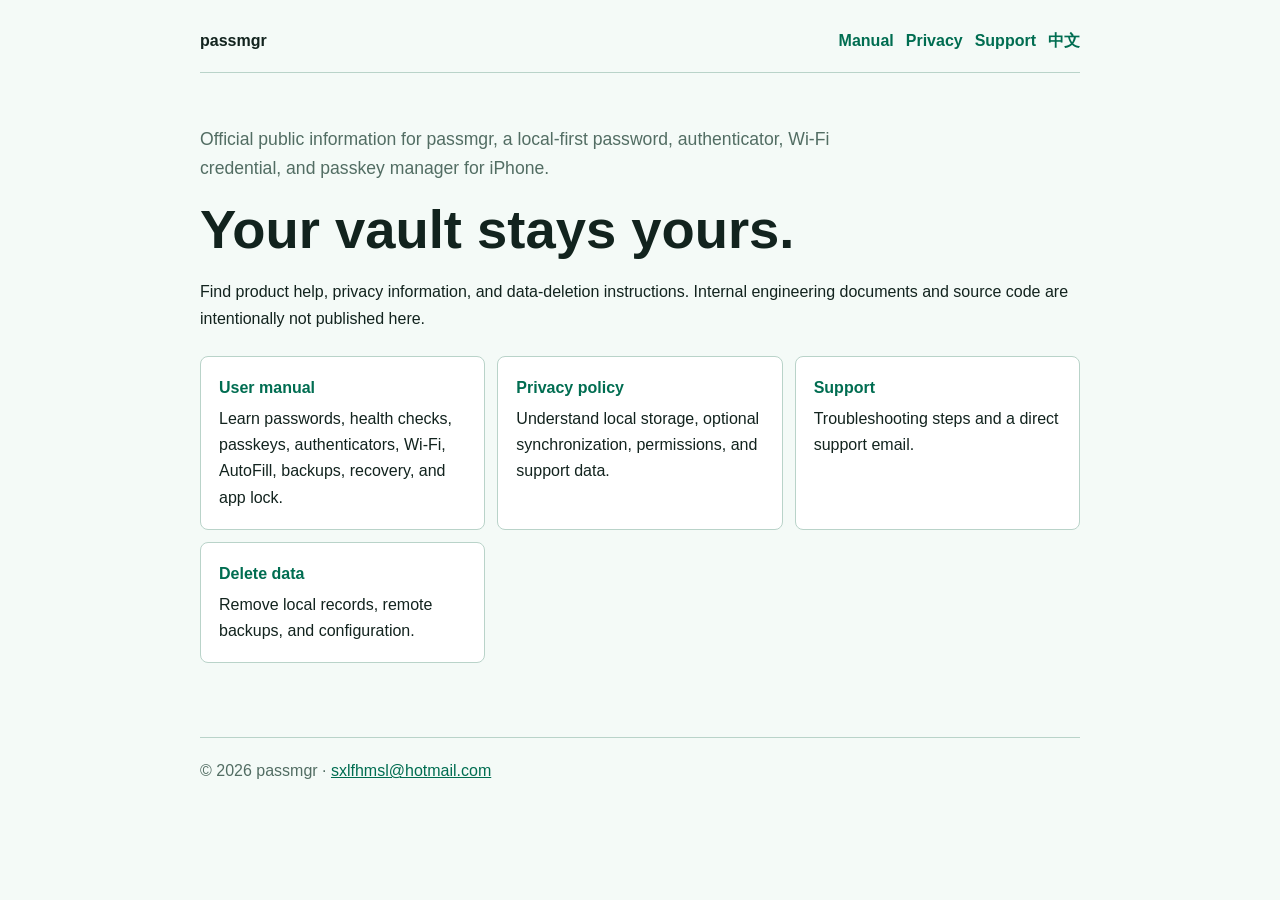
<file: index.html>
<!doctype html><html lang="en"><head><meta charset="utf-8"><meta name="viewport" content="width=device-width,initial-scale=1"><title>passmgr Support</title><link rel="stylesheet" href="style.css"></head><body>
<header><strong>passmgr</strong><nav><a href="manual.html">Manual</a><a href="privacy.html">Privacy</a><a href="support.html">Support</a><a href="zh/">中文</a></nav></header>
<main><p class="lead">Official public information for passmgr, a local-first password, authenticator, Wi-Fi credential, and passkey manager for iPhone.</p><h1>Your vault stays yours.</h1><p>Find product help, privacy information, and data-deletion instructions. Internal engineering documents and source code are intentionally not published here.</p><div class="grid"><a class="card" href="manual.html"><strong>User manual</strong>Learn passwords, health checks, passkeys, authenticators, Wi-Fi, AutoFill, backups, recovery, and app lock.</a><a class="card" href="privacy.html"><strong>Privacy policy</strong>Understand local storage, optional synchronization, permissions, and support data.</a><a class="card" href="support.html"><strong>Support</strong>Troubleshooting steps and a direct support email.</a><a class="card" href="deletion.html"><strong>Delete data</strong>Remove local records, remote backups, and configuration.</a></div></main><footer>© 2026 passmgr · <a href="mailto:sxlfhmsl@hotmail.com">sxlfhmsl@hotmail.com</a></footer></body></html>
</file>
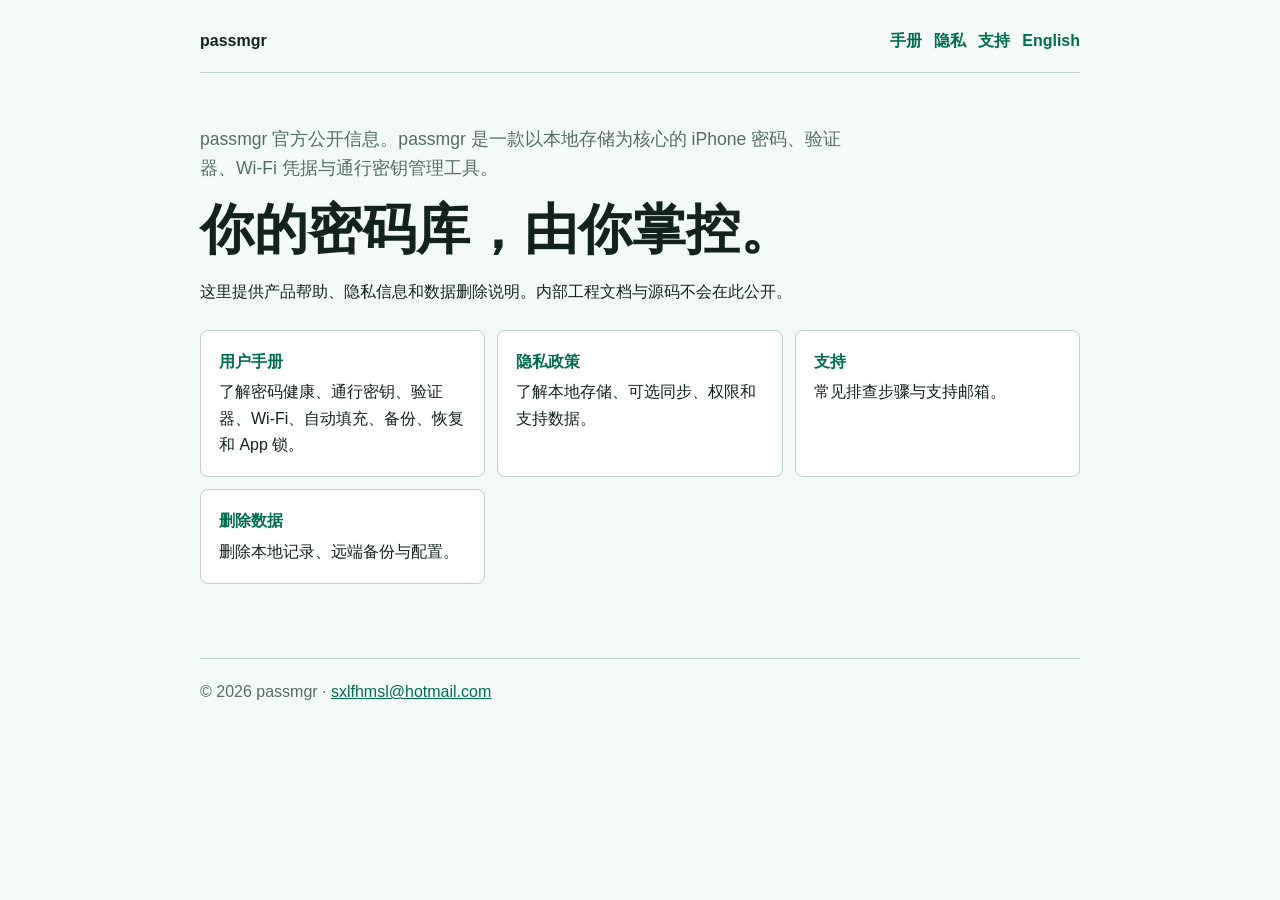
<file: zh/index.html>
<!doctype html><html lang="zh-Hans"><head><meta charset="utf-8"><meta name="viewport" content="width=device-width,initial-scale=1"><title>passmgr 支持</title><link rel="stylesheet" href="../style.css"></head><body>
<header><strong>passmgr</strong><nav><a href="manual.html">手册</a><a href="privacy.html">隐私</a><a href="support.html">支持</a><a href="../">English</a></nav></header><main><p class="lead">passmgr 官方公开信息。passmgr 是一款以本地存储为核心的 iPhone 密码、验证器、Wi-Fi 凭据与通行密钥管理工具。</p><h1>你的密码库，由你掌控。</h1><p>这里提供产品帮助、隐私信息和数据删除说明。内部工程文档与源码不会在此公开。</p><div class="grid"><a class="card" href="manual.html"><strong>用户手册</strong>了解密码健康、通行密钥、验证器、Wi-Fi、自动填充、备份、恢复和 App 锁。</a><a class="card" href="privacy.html"><strong>隐私政策</strong>了解本地存储、可选同步、权限和支持数据。</a><a class="card" href="support.html"><strong>支持</strong>常见排查步骤与支持邮箱。</a><a class="card" href="deletion.html"><strong>删除数据</strong>删除本地记录、远端备份与配置。</a></div></main><footer>© 2026 passmgr · <a href="mailto:sxlfhmsl@hotmail.com">sxlfhmsl@hotmail.com</a></footer></body></html>
</file>
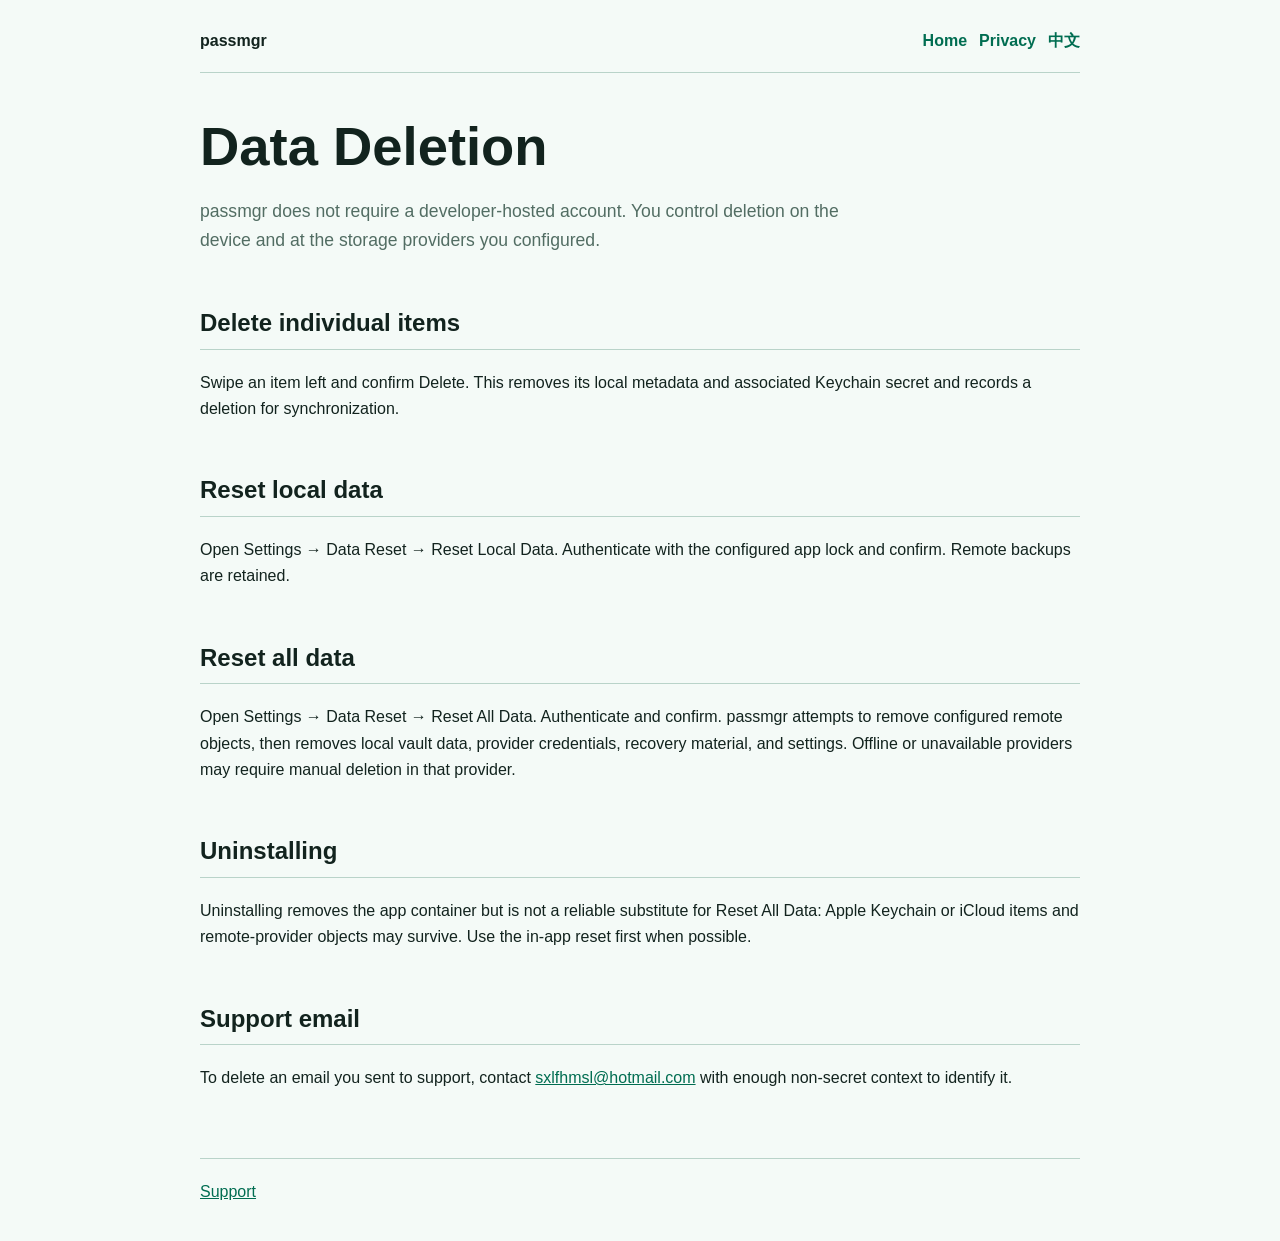
<file: deletion.html>
<!doctype html><html lang="en"><head><meta charset="utf-8"><meta name="viewport" content="width=device-width,initial-scale=1"><title>Delete passmgr Data</title><link rel="stylesheet" href="style.css"></head><body>
<header><strong>passmgr</strong><nav><a href="index.html">Home</a><a href="privacy.html">Privacy</a><a href="zh/deletion.html">中文</a></nav></header><main><h1>Data Deletion</h1><p class="lead">passmgr does not require a developer-hosted account. You control deletion on the device and at the storage providers you configured.</p>
<h2>Delete individual items</h2><p>Swipe an item left and confirm Delete. This removes its local metadata and associated Keychain secret and records a deletion for synchronization.</p>
<h2>Reset local data</h2><p>Open Settings → Data Reset → Reset Local Data. Authenticate with the configured app lock and confirm. Remote backups are retained.</p>
<h2>Reset all data</h2><p>Open Settings → Data Reset → Reset All Data. Authenticate and confirm. passmgr attempts to remove configured remote objects, then removes local vault data, provider credentials, recovery material, and settings. Offline or unavailable providers may require manual deletion in that provider.</p>
<h2>Uninstalling</h2><p>Uninstalling removes the app container but is not a reliable substitute for Reset All Data: Apple Keychain or iCloud items and remote-provider objects may survive. Use the in-app reset first when possible.</p>
<h2>Support email</h2><p>To delete an email you sent to support, contact <a href="mailto:sxlfhmsl@hotmail.com?subject=Delete%20Support%20Message">sxlfhmsl@hotmail.com</a> with enough non-secret context to identify it.</p></main><footer><a href="support.html">Support</a></footer></body></html>
</file>
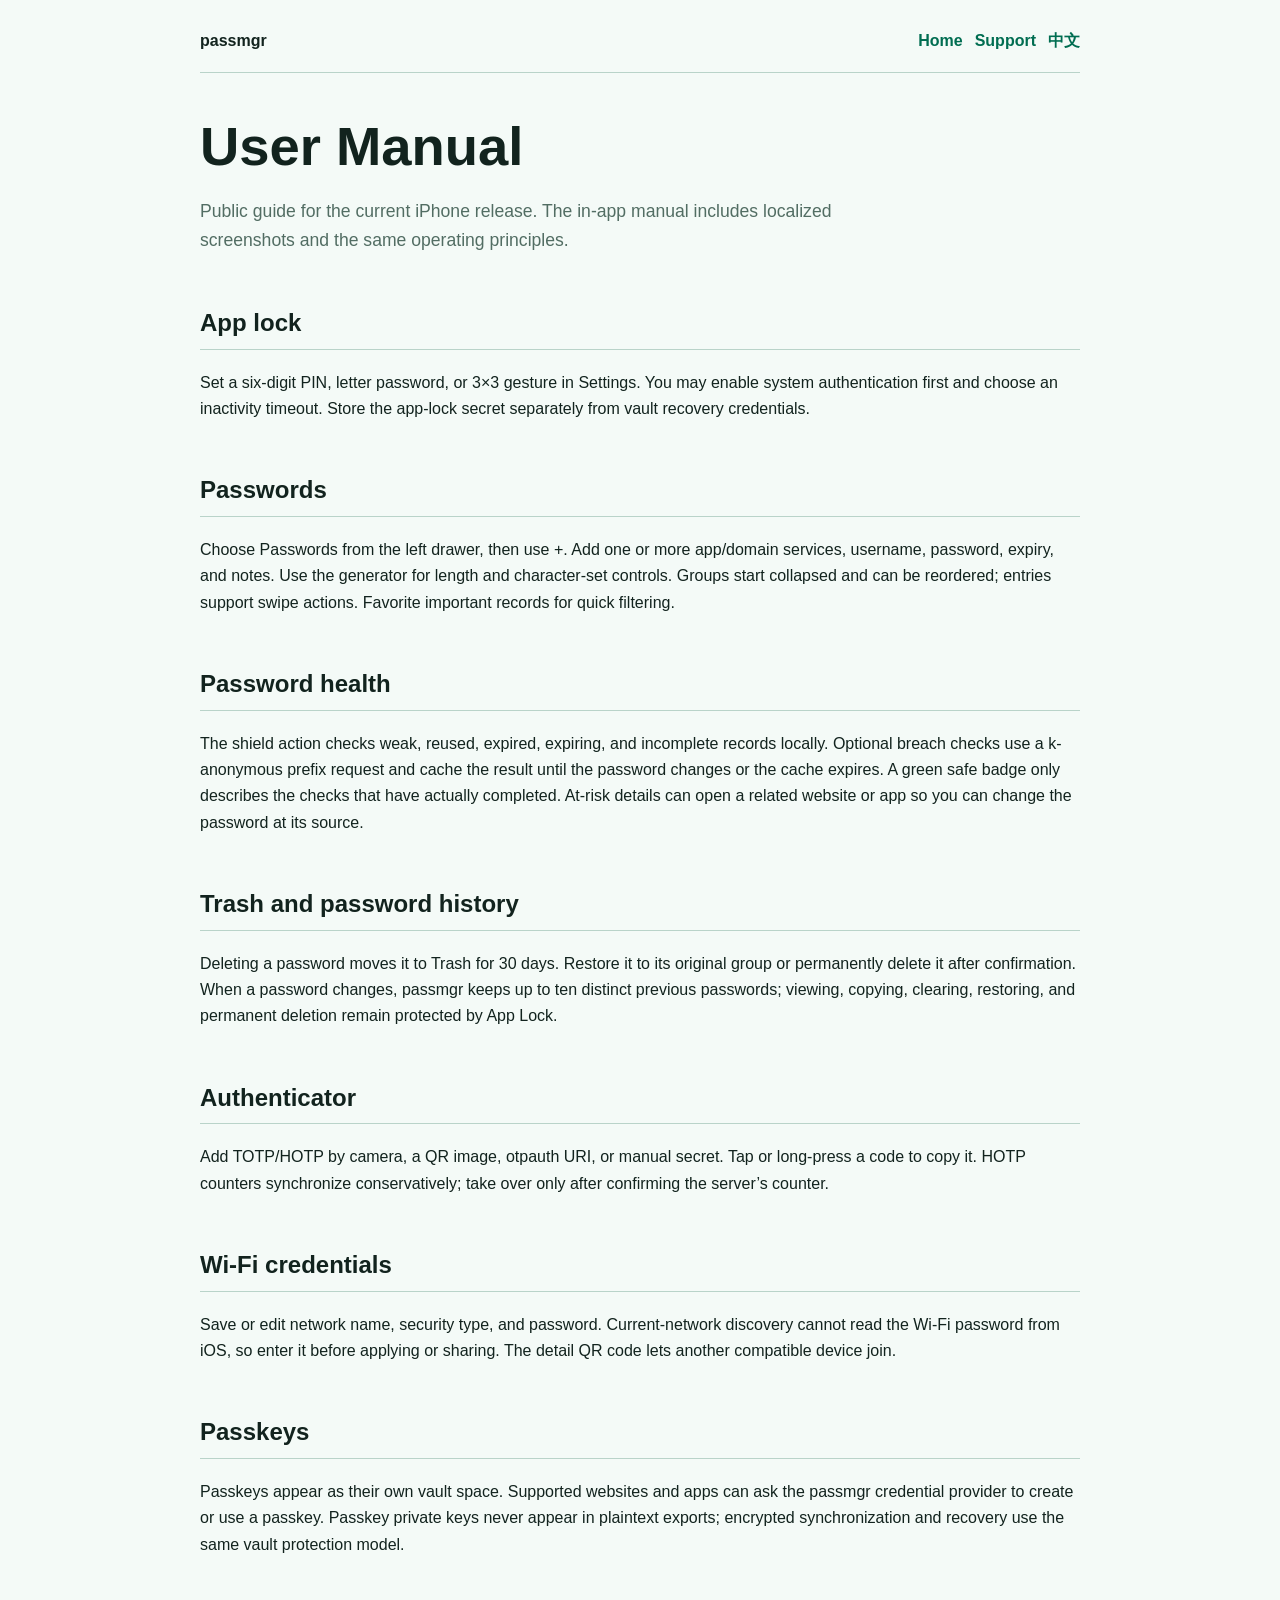
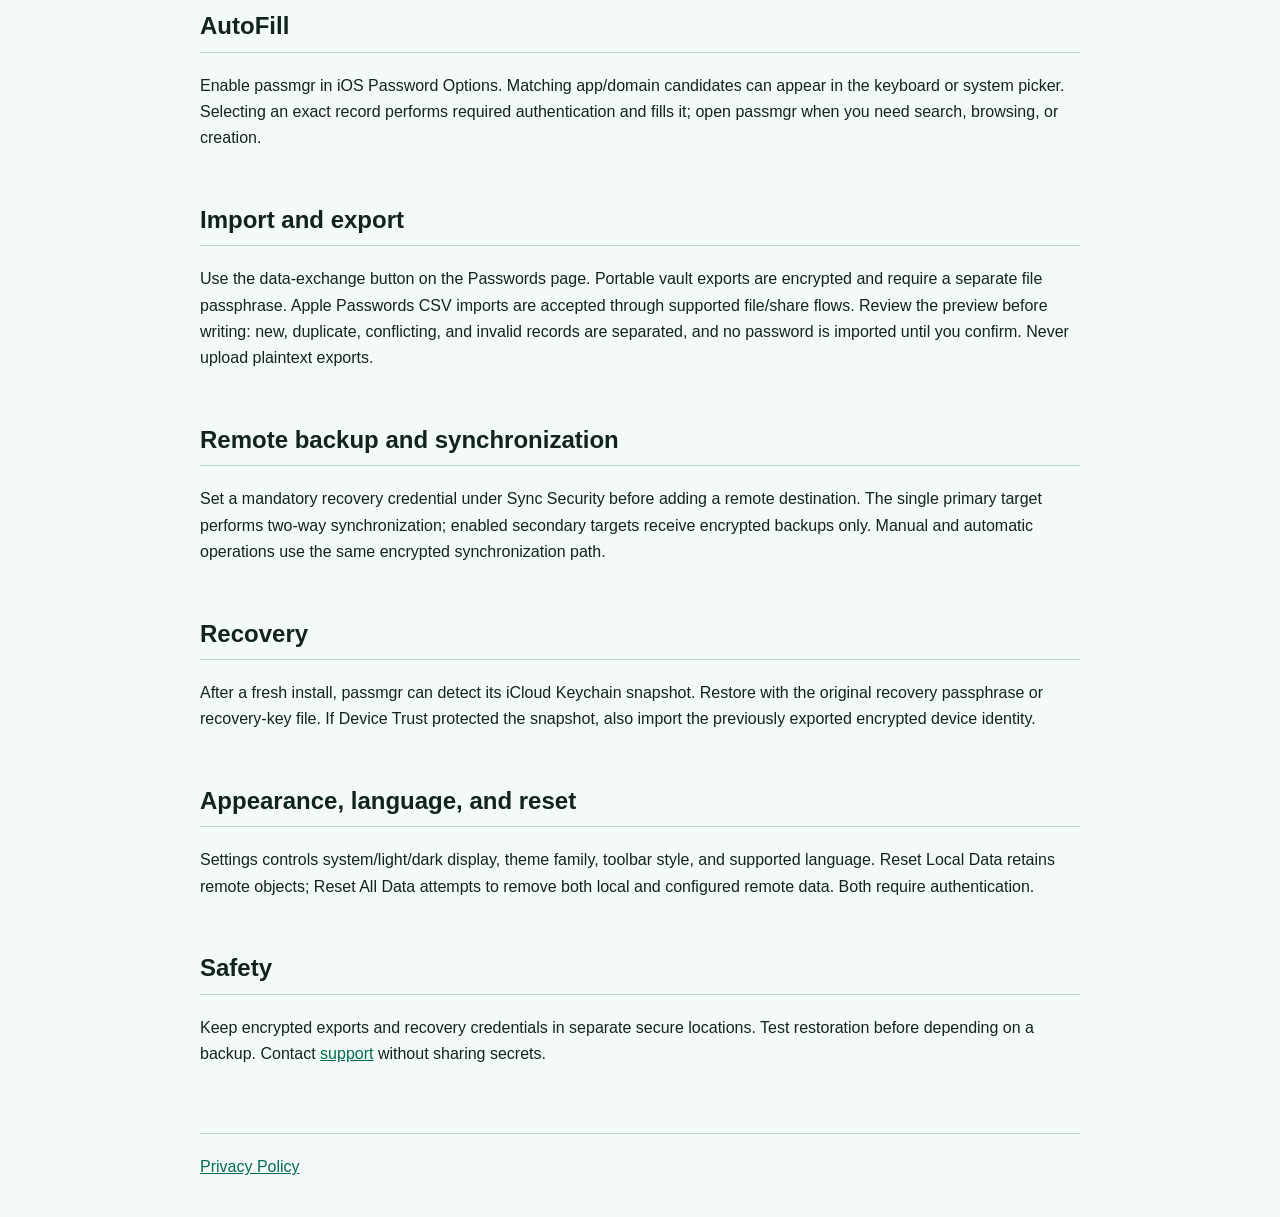
<file: manual.html>
<!doctype html><html lang="en"><head><meta charset="utf-8"><meta name="viewport" content="width=device-width,initial-scale=1"><title>passmgr User Manual</title><link rel="stylesheet" href="style.css"></head><body>
<header><strong>passmgr</strong><nav><a href="index.html">Home</a><a href="support.html">Support</a><a href="zh/manual.html">中文</a></nav></header><main><h1>User Manual</h1><p class="lead">Public guide for the current iPhone release. The in-app manual includes localized screenshots and the same operating principles.</p>
<h2>App lock</h2><p>Set a six-digit PIN, letter password, or 3×3 gesture in Settings. You may enable system authentication first and choose an inactivity timeout. Store the app-lock secret separately from vault recovery credentials.</p>
<h2>Passwords</h2><p>Choose Passwords from the left drawer, then use +. Add one or more app/domain services, username, password, expiry, and notes. Use the generator for length and character-set controls. Groups start collapsed and can be reordered; entries support swipe actions. Favorite important records for quick filtering.</p>
<h2>Password health</h2><p>The shield action checks weak, reused, expired, expiring, and incomplete records locally. Optional breach checks use a k-anonymous prefix request and cache the result until the password changes or the cache expires. A green safe badge only describes the checks that have actually completed. At-risk details can open a related website or app so you can change the password at its source.</p>
<h2>Trash and password history</h2><p>Deleting a password moves it to Trash for 30 days. Restore it to its original group or permanently delete it after confirmation. When a password changes, passmgr keeps up to ten distinct previous passwords; viewing, copying, clearing, restoring, and permanent deletion remain protected by App Lock.</p>
<h2>Authenticator</h2><p>Add TOTP/HOTP by camera, a QR image, otpauth URI, or manual secret. Tap or long-press a code to copy it. HOTP counters synchronize conservatively; take over only after confirming the server’s counter.</p>
<h2>Wi-Fi credentials</h2><p>Save or edit network name, security type, and password. Current-network discovery cannot read the Wi-Fi password from iOS, so enter it before applying or sharing. The detail QR code lets another compatible device join.</p>
<h2>Passkeys</h2><p>Passkeys appear as their own vault space. Supported websites and apps can ask the passmgr credential provider to create or use a passkey. Passkey private keys never appear in plaintext exports; encrypted synchronization and recovery use the same vault protection model.</p>
<h2>AutoFill</h2><p>Enable passmgr in iOS Password Options. Matching app/domain candidates can appear in the keyboard or system picker. Selecting an exact record performs required authentication and fills it; open passmgr when you need search, browsing, or creation.</p>
<h2>Import and export</h2><p>Use the data-exchange button on the Passwords page. Portable vault exports are encrypted and require a separate file passphrase. Apple Passwords CSV imports are accepted through supported file/share flows. Review the preview before writing: new, duplicate, conflicting, and invalid records are separated, and no password is imported until you confirm. Never upload plaintext exports.</p>
<h2>Remote backup and synchronization</h2><p>Set a mandatory recovery credential under Sync Security before adding a remote destination. The single primary target performs two-way synchronization; enabled secondary targets receive encrypted backups only. Manual and automatic operations use the same encrypted synchronization path.</p>
<h2>Recovery</h2><p>After a fresh install, passmgr can detect its iCloud Keychain snapshot. Restore with the original recovery passphrase or recovery-key file. If Device Trust protected the snapshot, also import the previously exported encrypted device identity.</p>
<h2>Appearance, language, and reset</h2><p>Settings controls system/light/dark display, theme family, toolbar style, and supported language. Reset Local Data retains remote objects; Reset All Data attempts to remove both local and configured remote data. Both require authentication.</p>
<h2>Safety</h2><p>Keep encrypted exports and recovery credentials in separate secure locations. Test restoration before depending on a backup. Contact <a href="support.html">support</a> without sharing secrets.</p></main><footer><a href="privacy.html">Privacy Policy</a></footer></body></html>
</file>
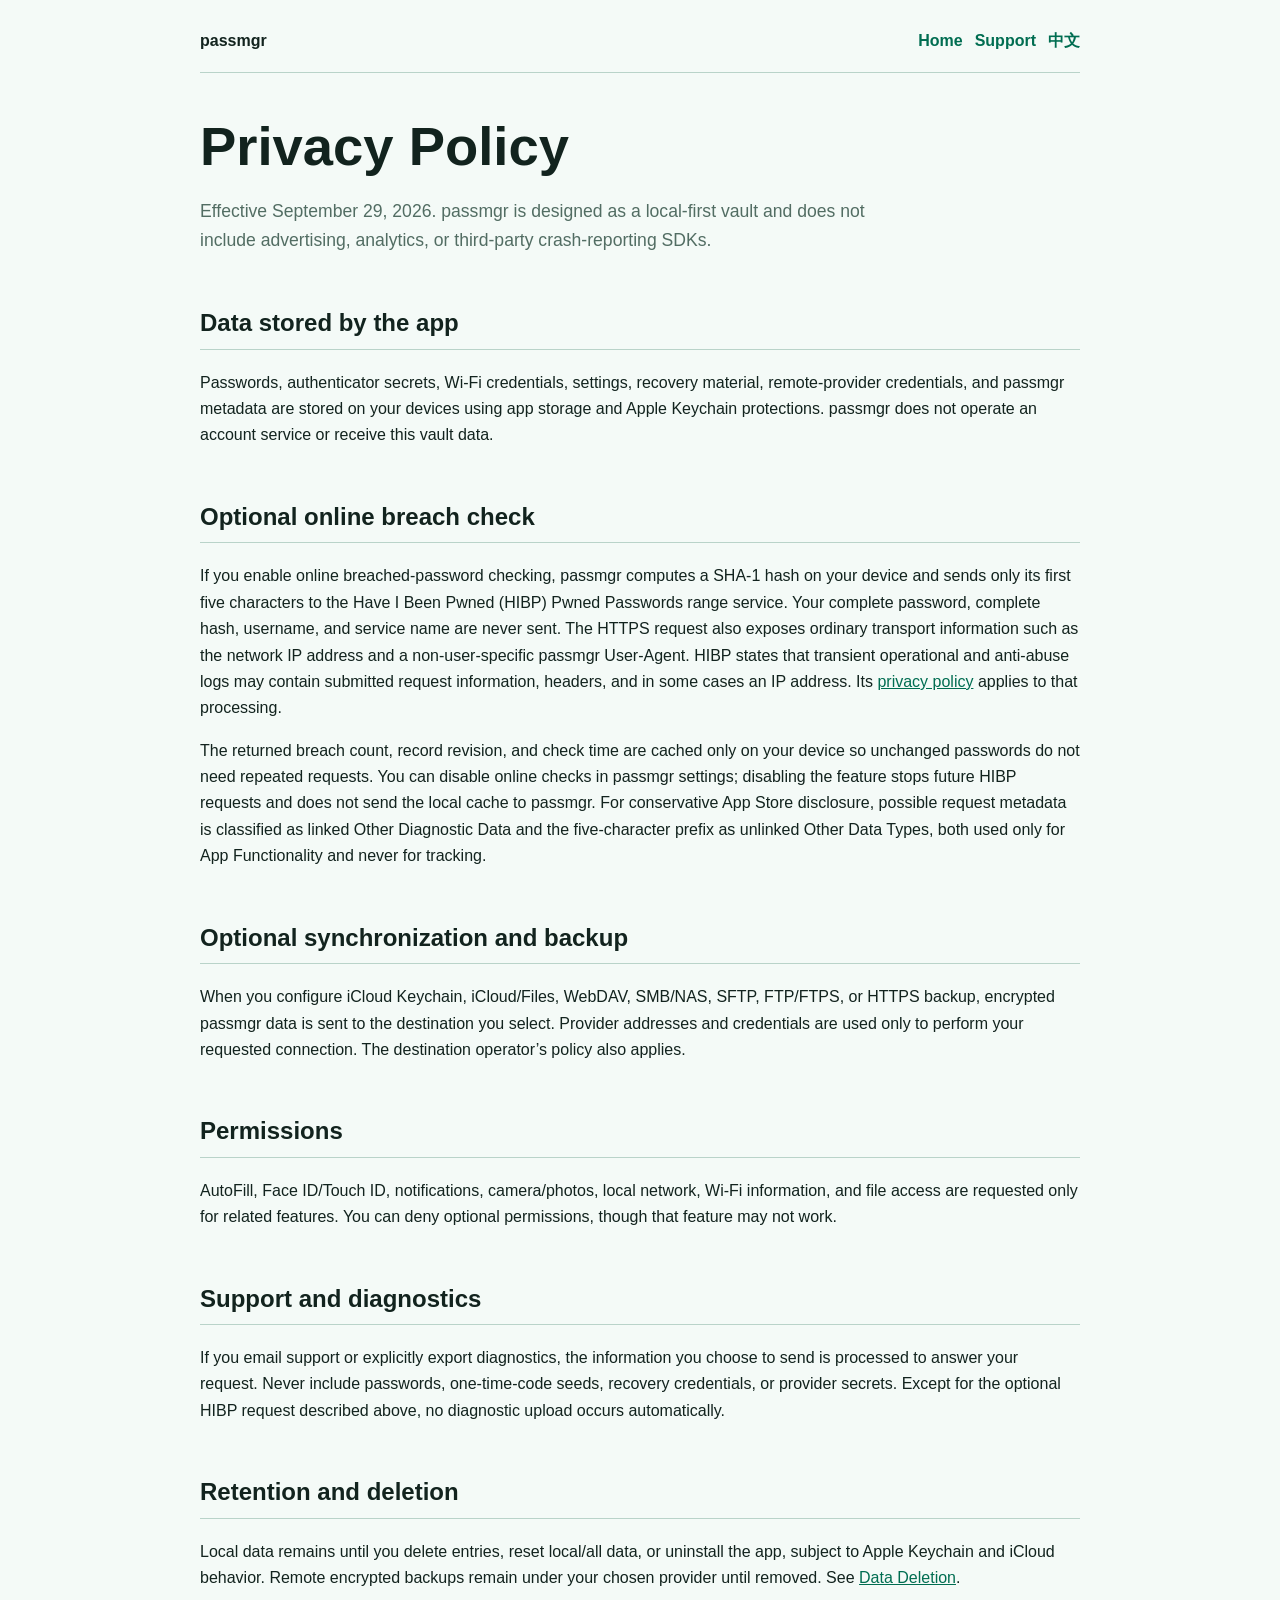
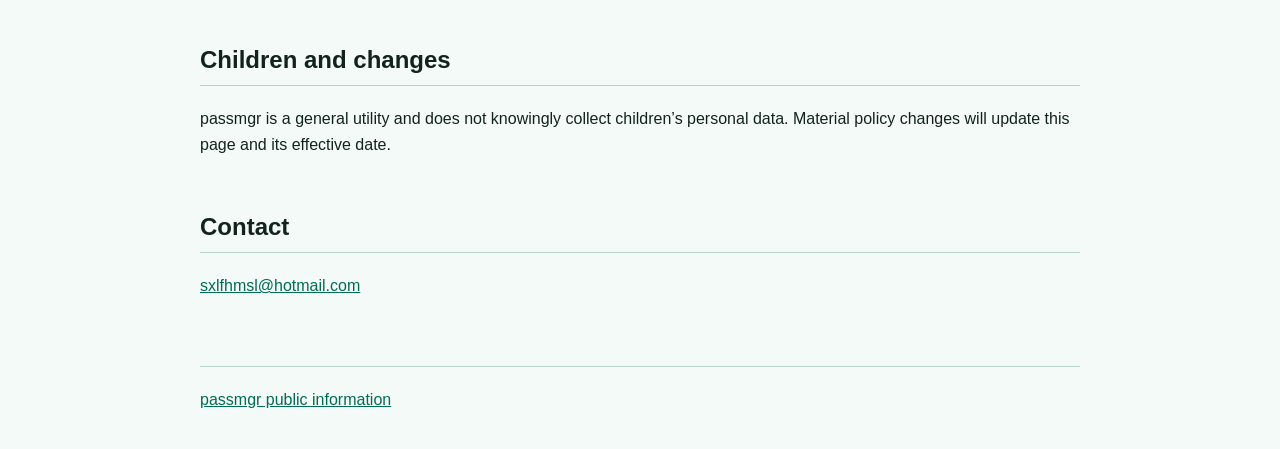
<file: privacy.html>
<!doctype html><html lang="en"><head><meta charset="utf-8"><meta name="viewport" content="width=device-width,initial-scale=1"><title>passmgr Privacy Policy</title><link rel="stylesheet" href="style.css"></head><body>
<header><strong>passmgr</strong><nav><a href="index.html">Home</a><a href="support.html">Support</a><a href="zh/privacy.html">中文</a></nav></header><main><h1>Privacy Policy</h1><p class="lead">Effective September 29, 2026. passmgr is designed as a local-first vault and does not include advertising, analytics, or third-party crash-reporting SDKs.</p>
<h2>Data stored by the app</h2><p>Passwords, authenticator secrets, Wi-Fi credentials, settings, recovery material, remote-provider credentials, and passmgr metadata are stored on your devices using app storage and Apple Keychain protections. passmgr does not operate an account service or receive this vault data.</p>
<h2>Optional online breach check</h2><p>If you enable online breached-password checking, passmgr computes a SHA-1 hash on your device and sends only its first five characters to the Have I Been Pwned (HIBP) Pwned Passwords range service. Your complete password, complete hash, username, and service name are never sent. The HTTPS request also exposes ordinary transport information such as the network IP address and a non-user-specific passmgr User-Agent. HIBP states that transient operational and anti-abuse logs may contain submitted request information, headers, and in some cases an IP address. Its <a href="https://haveibeenpwned.com/Privacy">privacy policy</a> applies to that processing.</p><p>The returned breach count, record revision, and check time are cached only on your device so unchanged passwords do not need repeated requests. You can disable online checks in passmgr settings; disabling the feature stops future HIBP requests and does not send the local cache to passmgr. For conservative App Store disclosure, possible request metadata is classified as linked Other Diagnostic Data and the five-character prefix as unlinked Other Data Types, both used only for App Functionality and never for tracking.</p>
<h2>Optional synchronization and backup</h2><p>When you configure iCloud Keychain, iCloud/Files, WebDAV, SMB/NAS, SFTP, FTP/FTPS, or HTTPS backup, encrypted passmgr data is sent to the destination you select. Provider addresses and credentials are used only to perform your requested connection. The destination operator’s policy also applies.</p>
<h2>Permissions</h2><p>AutoFill, Face ID/Touch ID, notifications, camera/photos, local network, Wi-Fi information, and file access are requested only for related features. You can deny optional permissions, though that feature may not work.</p>
<h2>Support and diagnostics</h2><p>If you email support or explicitly export diagnostics, the information you choose to send is processed to answer your request. Never include passwords, one-time-code seeds, recovery credentials, or provider secrets. Except for the optional HIBP request described above, no diagnostic upload occurs automatically.</p>
<h2>Retention and deletion</h2><p>Local data remains until you delete entries, reset local/all data, or uninstall the app, subject to Apple Keychain and iCloud behavior. Remote encrypted backups remain under your chosen provider until removed. See <a href="deletion.html">Data Deletion</a>.</p>
<h2>Children and changes</h2><p>passmgr is a general utility and does not knowingly collect children’s personal data. Material policy changes will update this page and its effective date.</p>
<h2>Contact</h2><p><a href="mailto:sxlfhmsl@hotmail.com">sxlfhmsl@hotmail.com</a></p></main><footer><a href="index.html">passmgr public information</a></footer></body></html>
</file>
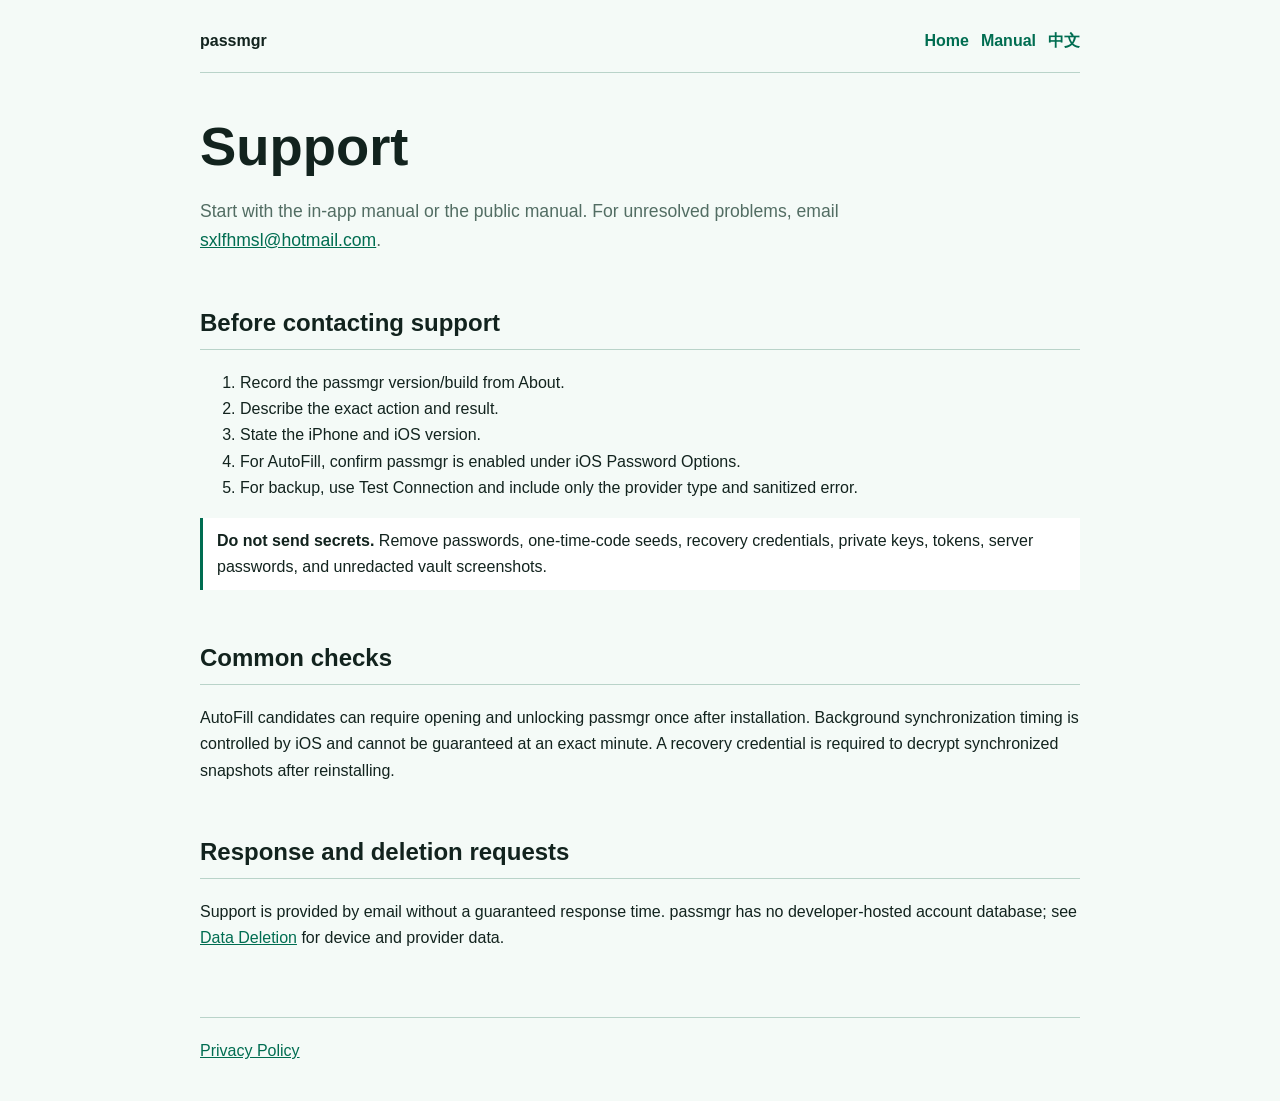
<file: support.html>
<!doctype html><html lang="en"><head><meta charset="utf-8"><meta name="viewport" content="width=device-width,initial-scale=1"><title>passmgr Support</title><link rel="stylesheet" href="style.css"></head><body>
<header><strong>passmgr</strong><nav><a href="index.html">Home</a><a href="manual.html">Manual</a><a href="zh/support.html">中文</a></nav></header><main><h1>Support</h1><p class="lead">Start with the in-app manual or the public manual. For unresolved problems, email <a href="mailto:sxlfhmsl@hotmail.com?subject=passmgr%20Support">sxlfhmsl@hotmail.com</a>.</p>
<h2>Before contacting support</h2><ol><li>Record the passmgr version/build from About.</li><li>Describe the exact action and result.</li><li>State the iPhone and iOS version.</li><li>For AutoFill, confirm passmgr is enabled under iOS Password Options.</li><li>For backup, use Test Connection and include only the provider type and sanitized error.</li></ol>
<p class="notice"><strong>Do not send secrets.</strong> Remove passwords, one-time-code seeds, recovery credentials, private keys, tokens, server passwords, and unredacted vault screenshots.</p>
<h2>Common checks</h2><p>AutoFill candidates can require opening and unlocking passmgr once after installation. Background synchronization timing is controlled by iOS and cannot be guaranteed at an exact minute. A recovery credential is required to decrypt synchronized snapshots after reinstalling.</p>
<h2>Response and deletion requests</h2><p>Support is provided by email without a guaranteed response time. passmgr has no developer-hosted account database; see <a href="deletion.html">Data Deletion</a> for device and provider data.</p></main><footer><a href="privacy.html">Privacy Policy</a></footer></body></html>
</file>
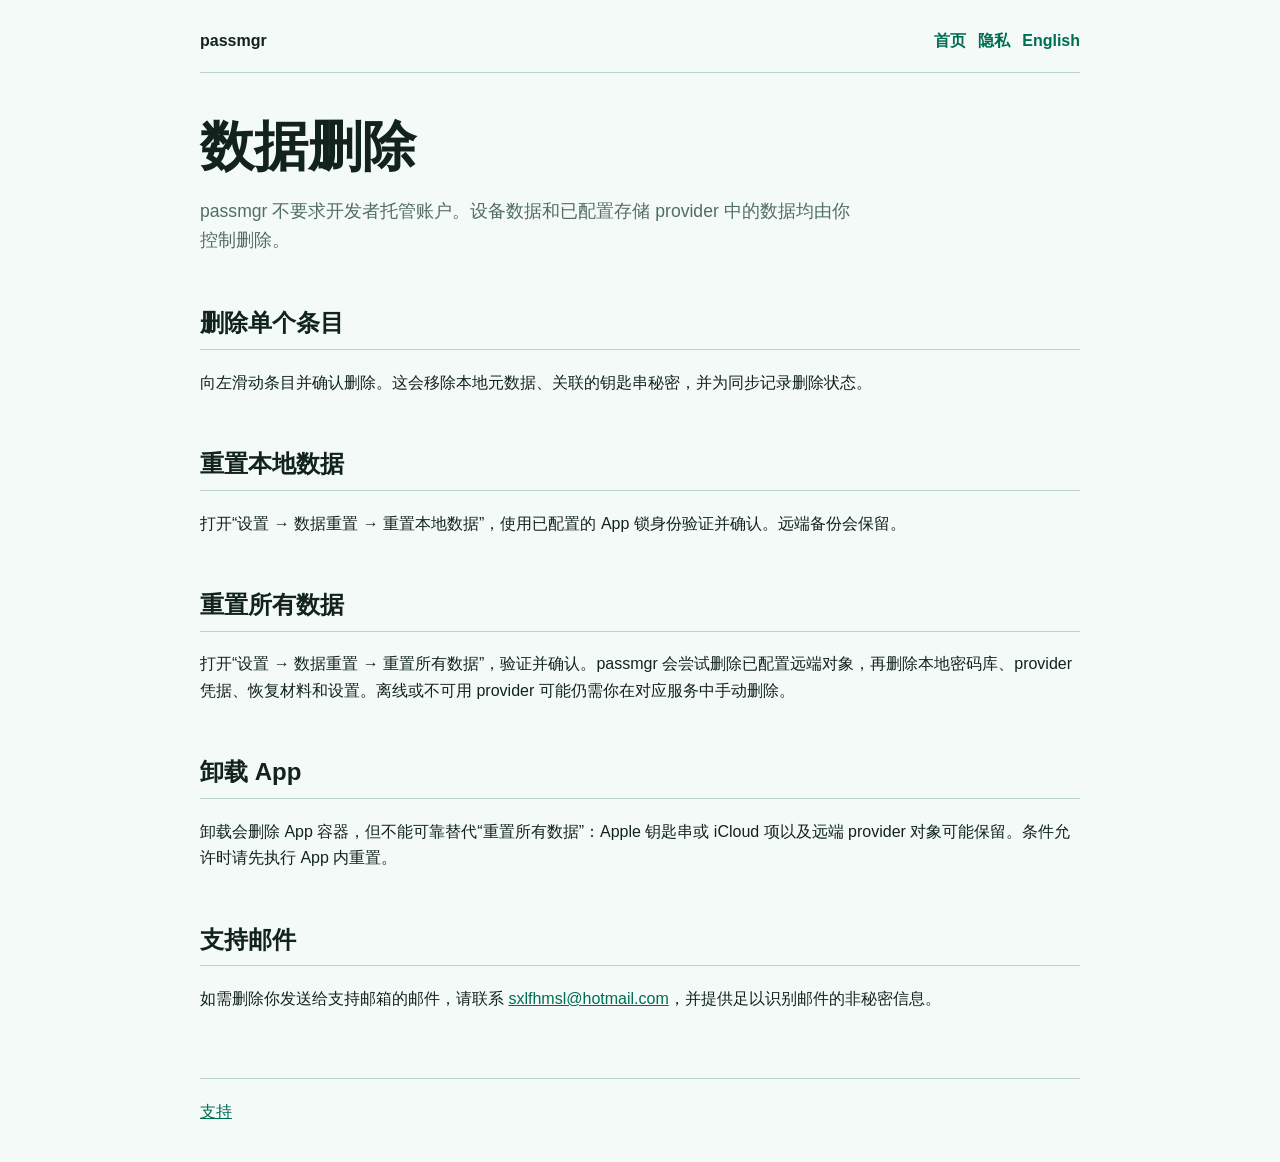
<file: zh/deletion.html>
<!doctype html><html lang="zh-Hans"><head><meta charset="utf-8"><meta name="viewport" content="width=device-width,initial-scale=1"><title>删除 passmgr 数据</title><link rel="stylesheet" href="../style.css"></head><body>
<header><strong>passmgr</strong><nav><a href="index.html">首页</a><a href="privacy.html">隐私</a><a href="../deletion.html">English</a></nav></header><main><h1>数据删除</h1><p class="lead">passmgr 不要求开发者托管账户。设备数据和已配置存储 provider 中的数据均由你控制删除。</p>
<h2>删除单个条目</h2><p>向左滑动条目并确认删除。这会移除本地元数据、关联的钥匙串秘密，并为同步记录删除状态。</p>
<h2>重置本地数据</h2><p>打开“设置 → 数据重置 → 重置本地数据”，使用已配置的 App 锁身份验证并确认。远端备份会保留。</p>
<h2>重置所有数据</h2><p>打开“设置 → 数据重置 → 重置所有数据”，验证并确认。passmgr 会尝试删除已配置远端对象，再删除本地密码库、provider 凭据、恢复材料和设置。离线或不可用 provider 可能仍需你在对应服务中手动删除。</p>
<h2>卸载 App</h2><p>卸载会删除 App 容器，但不能可靠替代“重置所有数据”：Apple 钥匙串或 iCloud 项以及远端 provider 对象可能保留。条件允许时请先执行 App 内重置。</p>
<h2>支持邮件</h2><p>如需删除你发送给支持邮箱的邮件，请联系 <a href="mailto:sxlfhmsl@hotmail.com?subject=Delete%20Support%20Message">sxlfhmsl@hotmail.com</a>，并提供足以识别邮件的非秘密信息。</p></main><footer><a href="support.html">支持</a></footer></body></html>
</file>
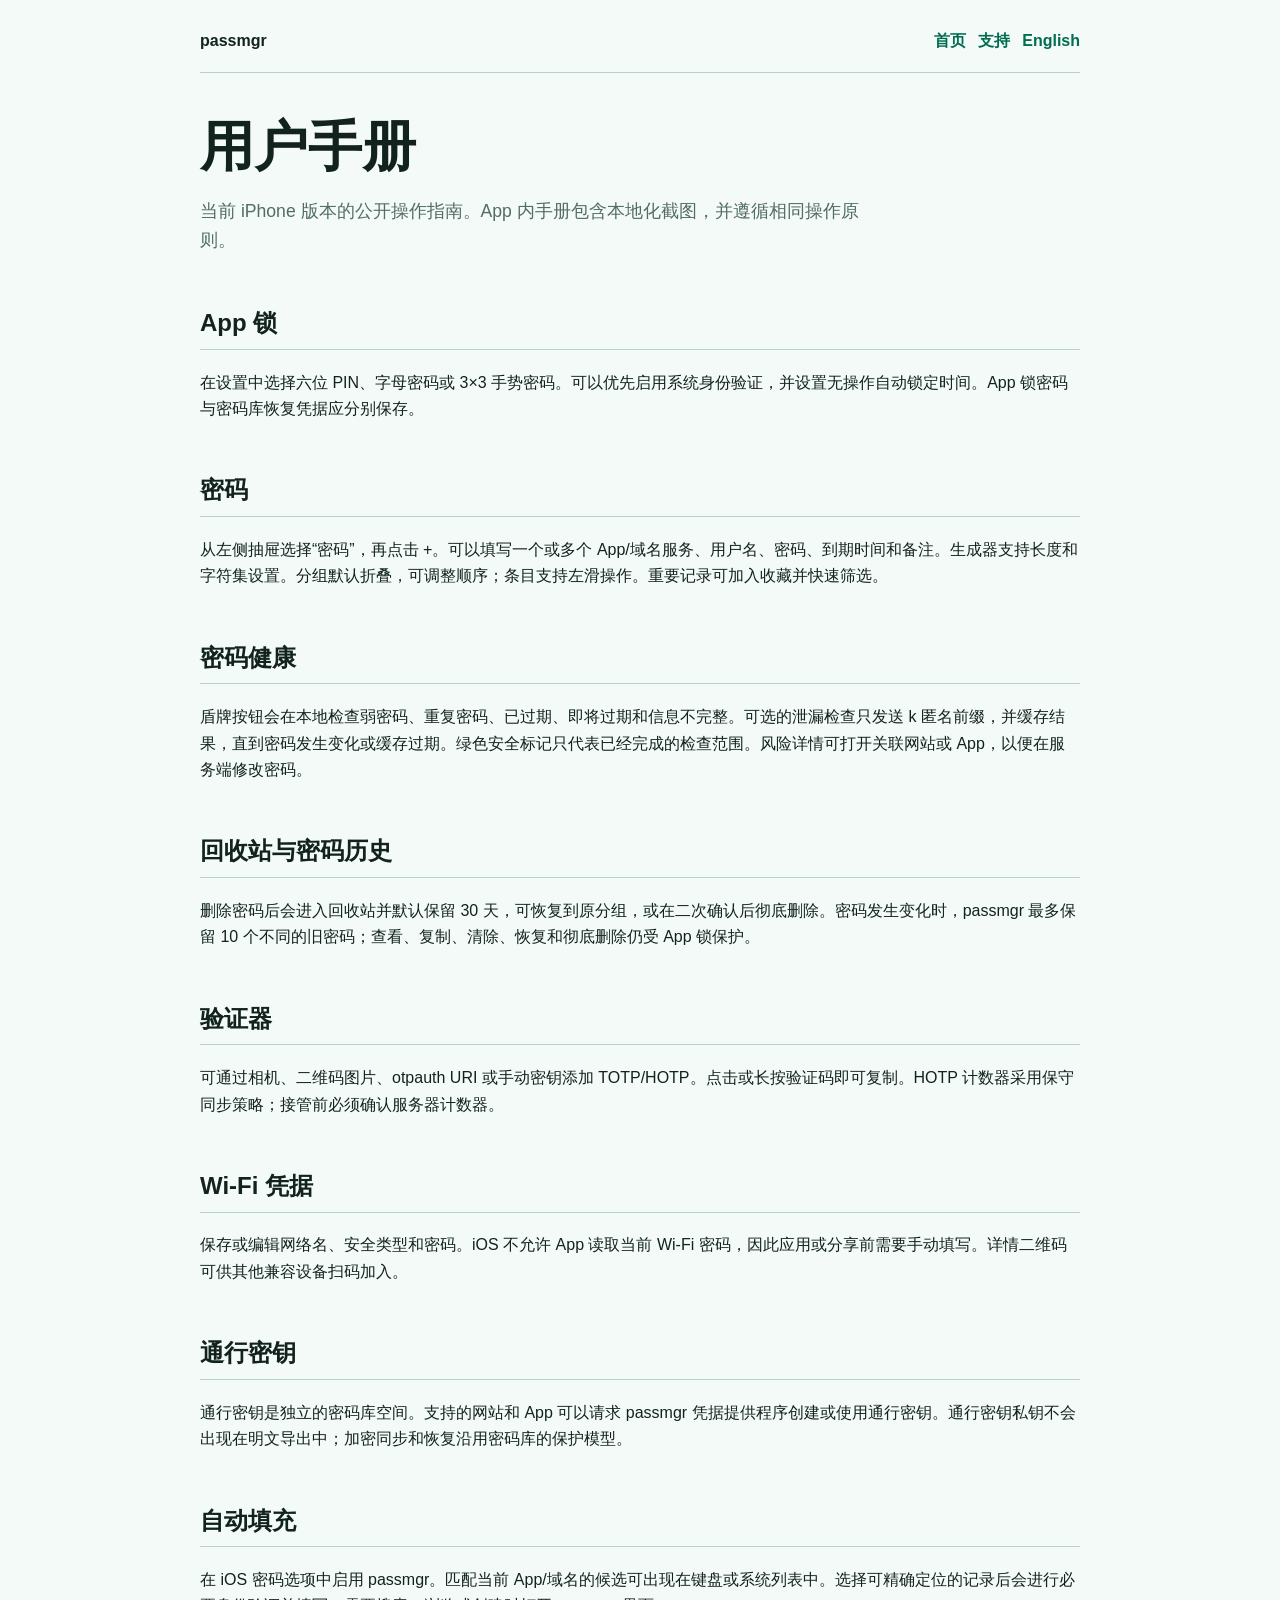
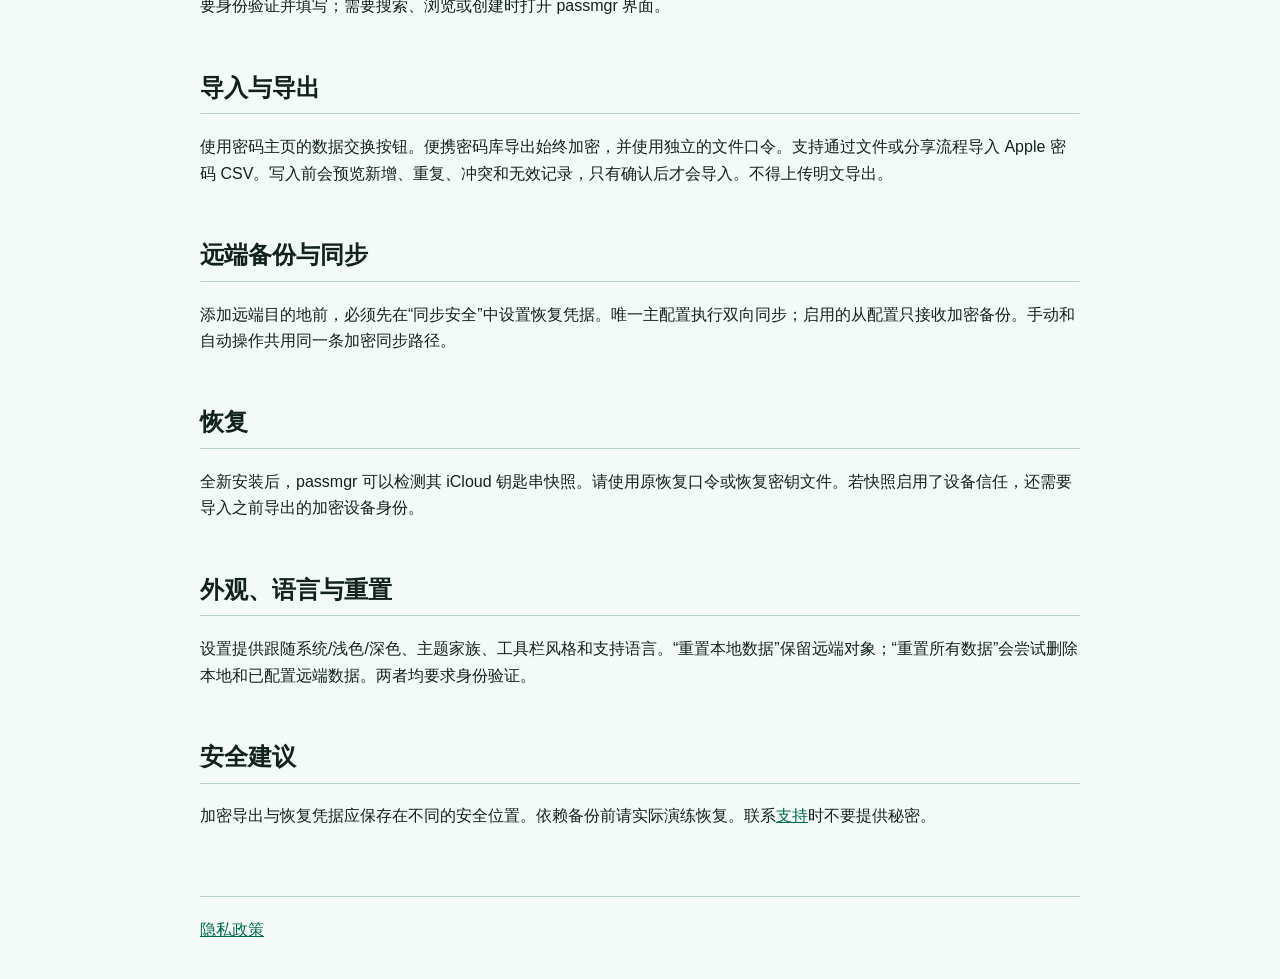
<file: zh/manual.html>
<!doctype html><html lang="zh-Hans"><head><meta charset="utf-8"><meta name="viewport" content="width=device-width,initial-scale=1"><title>passmgr 用户手册</title><link rel="stylesheet" href="../style.css"></head><body>
<header><strong>passmgr</strong><nav><a href="index.html">首页</a><a href="support.html">支持</a><a href="../manual.html">English</a></nav></header><main><h1>用户手册</h1><p class="lead">当前 iPhone 版本的公开操作指南。App 内手册包含本地化截图，并遵循相同操作原则。</p>
<h2>App 锁</h2><p>在设置中选择六位 PIN、字母密码或 3×3 手势密码。可以优先启用系统身份验证，并设置无操作自动锁定时间。App 锁密码与密码库恢复凭据应分别保存。</p>
<h2>密码</h2><p>从左侧抽屉选择“密码”，再点击 +。可以填写一个或多个 App/域名服务、用户名、密码、到期时间和备注。生成器支持长度和字符集设置。分组默认折叠，可调整顺序；条目支持左滑操作。重要记录可加入收藏并快速筛选。</p>
<h2>密码健康</h2><p>盾牌按钮会在本地检查弱密码、重复密码、已过期、即将过期和信息不完整。可选的泄漏检查只发送 k 匿名前缀，并缓存结果，直到密码发生变化或缓存过期。绿色安全标记只代表已经完成的检查范围。风险详情可打开关联网站或 App，以便在服务端修改密码。</p>
<h2>回收站与密码历史</h2><p>删除密码后会进入回收站并默认保留 30 天，可恢复到原分组，或在二次确认后彻底删除。密码发生变化时，passmgr 最多保留 10 个不同的旧密码；查看、复制、清除、恢复和彻底删除仍受 App 锁保护。</p>
<h2>验证器</h2><p>可通过相机、二维码图片、otpauth URI 或手动密钥添加 TOTP/HOTP。点击或长按验证码即可复制。HOTP 计数器采用保守同步策略；接管前必须确认服务器计数器。</p>
<h2>Wi-Fi 凭据</h2><p>保存或编辑网络名、安全类型和密码。iOS 不允许 App 读取当前 Wi-Fi 密码，因此应用或分享前需要手动填写。详情二维码可供其他兼容设备扫码加入。</p>
<h2>通行密钥</h2><p>通行密钥是独立的密码库空间。支持的网站和 App 可以请求 passmgr 凭据提供程序创建或使用通行密钥。通行密钥私钥不会出现在明文导出中；加密同步和恢复沿用密码库的保护模型。</p>
<h2>自动填充</h2><p>在 iOS 密码选项中启用 passmgr。匹配当前 App/域名的候选可出现在键盘或系统列表中。选择可精确定位的记录后会进行必要身份验证并填写；需要搜索、浏览或创建时打开 passmgr 界面。</p>
<h2>导入与导出</h2><p>使用密码主页的数据交换按钮。便携密码库导出始终加密，并使用独立的文件口令。支持通过文件或分享流程导入 Apple 密码 CSV。写入前会预览新增、重复、冲突和无效记录，只有确认后才会导入。不得上传明文导出。</p>
<h2>远端备份与同步</h2><p>添加远端目的地前，必须先在“同步安全”中设置恢复凭据。唯一主配置执行双向同步；启用的从配置只接收加密备份。手动和自动操作共用同一条加密同步路径。</p>
<h2>恢复</h2><p>全新安装后，passmgr 可以检测其 iCloud 钥匙串快照。请使用原恢复口令或恢复密钥文件。若快照启用了设备信任，还需要导入之前导出的加密设备身份。</p>
<h2>外观、语言与重置</h2><p>设置提供跟随系统/浅色/深色、主题家族、工具栏风格和支持语言。“重置本地数据”保留远端对象；“重置所有数据”会尝试删除本地和已配置远端数据。两者均要求身份验证。</p>
<h2>安全建议</h2><p>加密导出与恢复凭据应保存在不同的安全位置。依赖备份前请实际演练恢复。联系<a href="support.html">支持</a>时不要提供秘密。</p></main><footer><a href="privacy.html">隐私政策</a></footer></body></html>
</file>
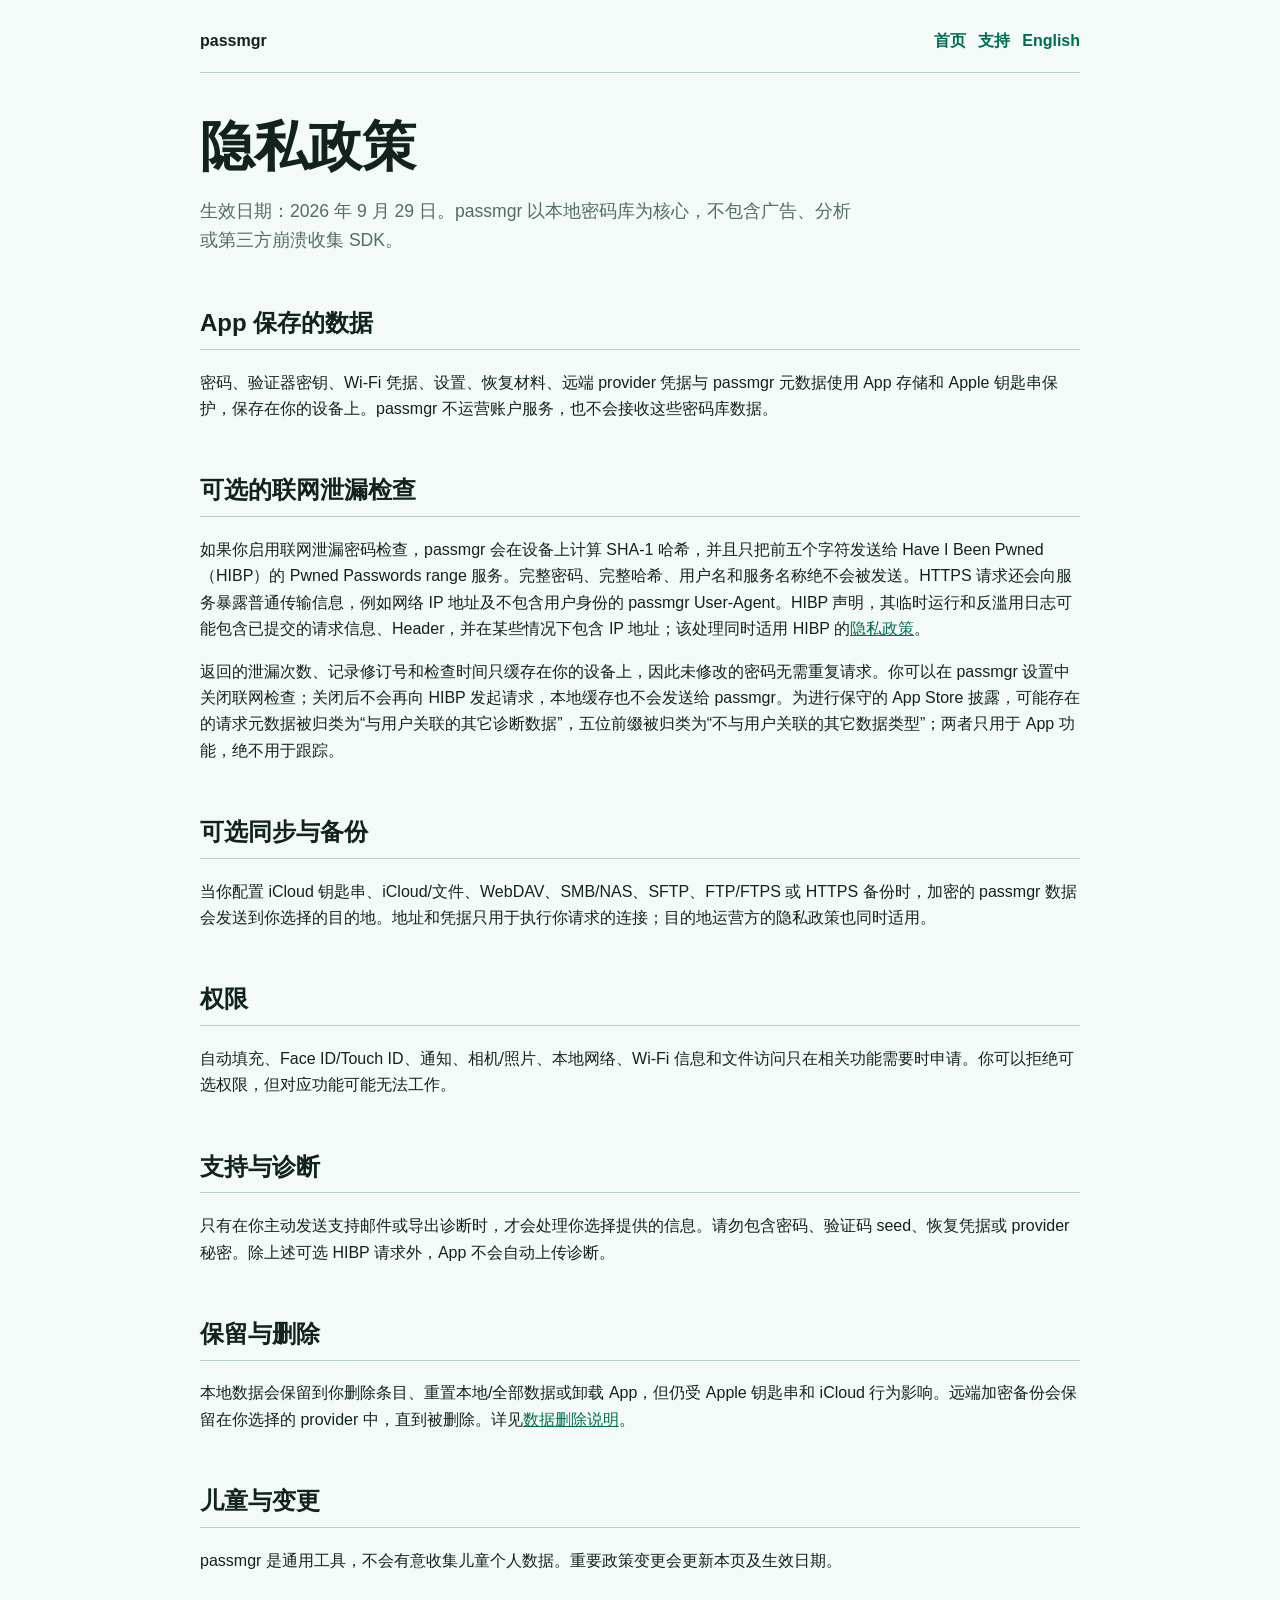
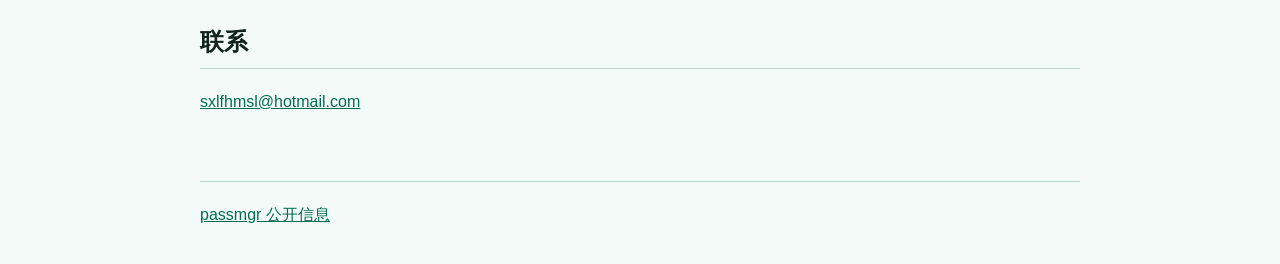
<file: zh/privacy.html>
<!doctype html><html lang="zh-Hans"><head><meta charset="utf-8"><meta name="viewport" content="width=device-width,initial-scale=1"><title>passmgr 隐私政策</title><link rel="stylesheet" href="../style.css"></head><body>
<header><strong>passmgr</strong><nav><a href="index.html">首页</a><a href="support.html">支持</a><a href="../privacy.html">English</a></nav></header><main><h1>隐私政策</h1><p class="lead">生效日期：2026 年 9 月 29 日。passmgr 以本地密码库为核心，不包含广告、分析或第三方崩溃收集 SDK。</p>
<h2>App 保存的数据</h2><p>密码、验证器密钥、Wi-Fi 凭据、设置、恢复材料、远端 provider 凭据与 passmgr 元数据使用 App 存储和 Apple 钥匙串保护，保存在你的设备上。passmgr 不运营账户服务，也不会接收这些密码库数据。</p>
<h2>可选的联网泄漏检查</h2><p>如果你启用联网泄漏密码检查，passmgr 会在设备上计算 SHA-1 哈希，并且只把前五个字符发送给 Have I Been Pwned（HIBP）的 Pwned Passwords range 服务。完整密码、完整哈希、用户名和服务名称绝不会被发送。HTTPS 请求还会向服务暴露普通传输信息，例如网络 IP 地址及不包含用户身份的 passmgr User-Agent。HIBP 声明，其临时运行和反滥用日志可能包含已提交的请求信息、Header，并在某些情况下包含 IP 地址；该处理同时适用 HIBP 的<a href="https://haveibeenpwned.com/Privacy">隐私政策</a>。</p><p>返回的泄漏次数、记录修订号和检查时间只缓存在你的设备上，因此未修改的密码无需重复请求。你可以在 passmgr 设置中关闭联网检查；关闭后不会再向 HIBP 发起请求，本地缓存也不会发送给 passmgr。为进行保守的 App Store 披露，可能存在的请求元数据被归类为“与用户关联的其它诊断数据”，五位前缀被归类为“不与用户关联的其它数据类型”；两者只用于 App 功能，绝不用于跟踪。</p>
<h2>可选同步与备份</h2><p>当你配置 iCloud 钥匙串、iCloud/文件、WebDAV、SMB/NAS、SFTP、FTP/FTPS 或 HTTPS 备份时，加密的 passmgr 数据会发送到你选择的目的地。地址和凭据只用于执行你请求的连接；目的地运营方的隐私政策也同时适用。</p>
<h2>权限</h2><p>自动填充、Face ID/Touch ID、通知、相机/照片、本地网络、Wi-Fi 信息和文件访问只在相关功能需要时申请。你可以拒绝可选权限，但对应功能可能无法工作。</p>
<h2>支持与诊断</h2><p>只有在你主动发送支持邮件或导出诊断时，才会处理你选择提供的信息。请勿包含密码、验证码 seed、恢复凭据或 provider 秘密。除上述可选 HIBP 请求外，App 不会自动上传诊断。</p>
<h2>保留与删除</h2><p>本地数据会保留到你删除条目、重置本地/全部数据或卸载 App，但仍受 Apple 钥匙串和 iCloud 行为影响。远端加密备份会保留在你选择的 provider 中，直到被删除。详见<a href="deletion.html">数据删除说明</a>。</p>
<h2>儿童与变更</h2><p>passmgr 是通用工具，不会有意收集儿童个人数据。重要政策变更会更新本页及生效日期。</p><h2>联系</h2><p><a href="mailto:sxlfhmsl@hotmail.com">sxlfhmsl@hotmail.com</a></p></main><footer><a href="index.html">passmgr 公开信息</a></footer></body></html>
</file>
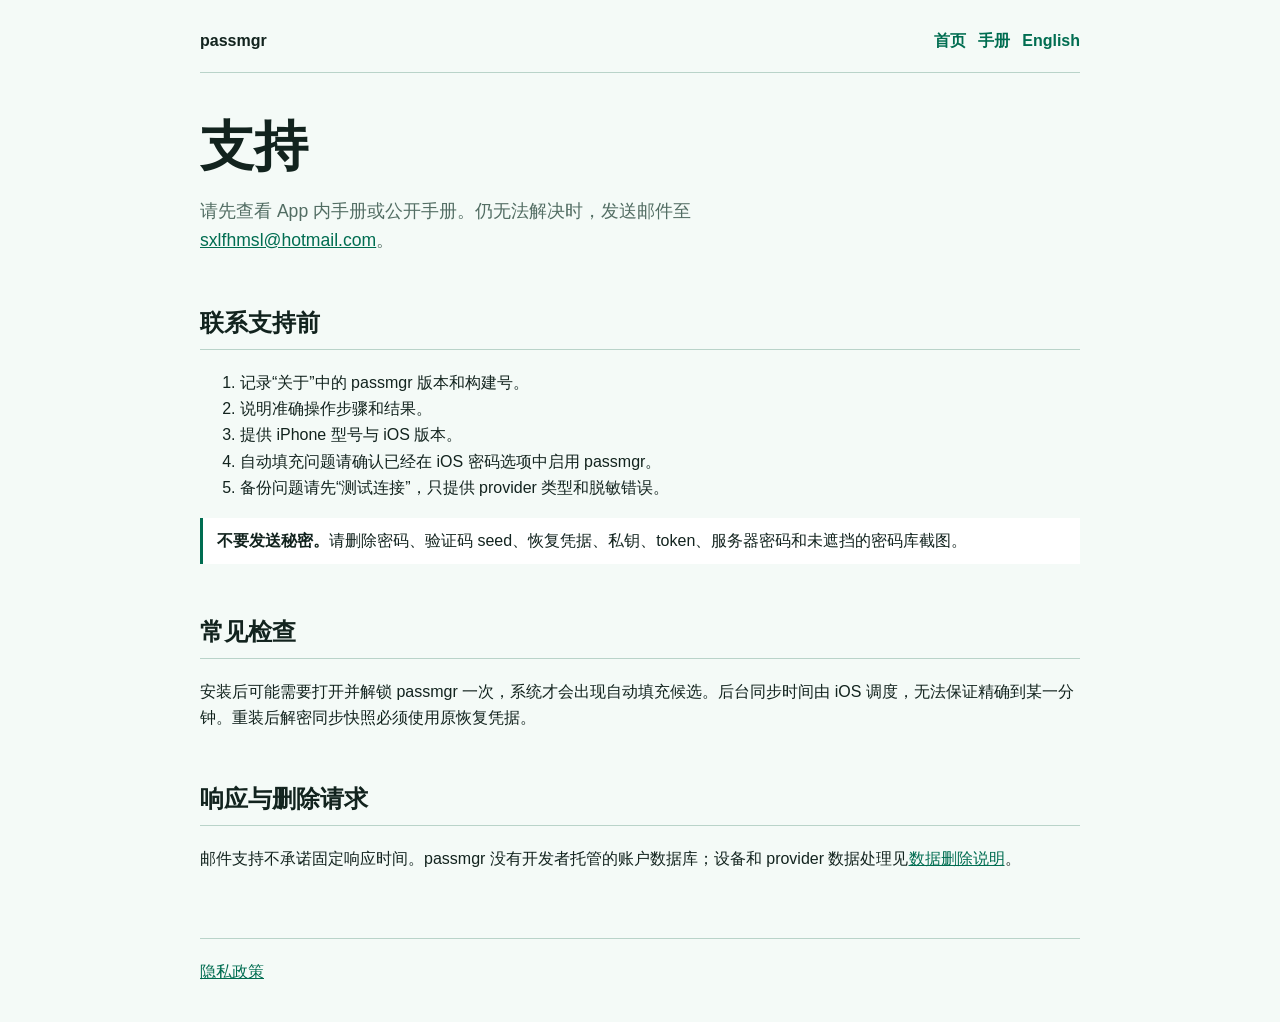
<file: zh/support.html>
<!doctype html><html lang="zh-Hans"><head><meta charset="utf-8"><meta name="viewport" content="width=device-width,initial-scale=1"><title>passmgr 支持</title><link rel="stylesheet" href="../style.css"></head><body>
<header><strong>passmgr</strong><nav><a href="index.html">首页</a><a href="manual.html">手册</a><a href="../support.html">English</a></nav></header><main><h1>支持</h1><p class="lead">请先查看 App 内手册或公开手册。仍无法解决时，发送邮件至 <a href="mailto:sxlfhmsl@hotmail.com?subject=passmgr%20Support">sxlfhmsl@hotmail.com</a>。</p>
<h2>联系支持前</h2><ol><li>记录“关于”中的 passmgr 版本和构建号。</li><li>说明准确操作步骤和结果。</li><li>提供 iPhone 型号与 iOS 版本。</li><li>自动填充问题请确认已经在 iOS 密码选项中启用 passmgr。</li><li>备份问题请先“测试连接”，只提供 provider 类型和脱敏错误。</li></ol>
<p class="notice"><strong>不要发送秘密。</strong>请删除密码、验证码 seed、恢复凭据、私钥、token、服务器密码和未遮挡的密码库截图。</p>
<h2>常见检查</h2><p>安装后可能需要打开并解锁 passmgr 一次，系统才会出现自动填充候选。后台同步时间由 iOS 调度，无法保证精确到某一分钟。重装后解密同步快照必须使用原恢复凭据。</p>
<h2>响应与删除请求</h2><p>邮件支持不承诺固定响应时间。passmgr 没有开发者托管的账户数据库；设备和 provider 数据处理见<a href="deletion.html">数据删除说明</a>。</p></main><footer><a href="privacy.html">隐私政策</a></footer></body></html>
</file>
<file: style.css>
:root { color-scheme: light dark; --bg:#07110f; --panel:#10201c; --text:#edf8f4; --muted:#a8c0b7; --accent:#18d7a0; --line:#2e5d50; }
* { box-sizing: border-box; }
body { margin:0; font:16px/1.65 -apple-system,BlinkMacSystemFont,"Segoe UI",sans-serif; background:var(--bg); color:var(--text); }
header,main,footer { width:min(880px,calc(100% - 32px)); margin:auto; }
header { display:flex; align-items:center; gap:14px; padding:28px 0 18px; border-bottom:1px solid var(--line); }
header img { width:52px; height:52px; }
nav { margin-left:auto; display:flex; flex-wrap:wrap; justify-content:flex-end; gap:12px; }
a { color:var(--accent); }
nav a { text-decoration:none; font-weight:650; }
main { padding:34px 0 50px; }
h1 { font-size:clamp(2rem,7vw,3.4rem); line-height:1.05; margin:.2em 0 .4em; }
h2 { margin-top:2em; padding-bottom:.25em; border-bottom:1px solid var(--line); }
.lead { color:var(--muted); font-size:1.1rem; max-width:68ch; }
.grid { display:grid; grid-template-columns:repeat(auto-fit,minmax(230px,1fr)); gap:12px; margin:24px 0; }
.card { display:block; color:var(--text); text-decoration:none; background:var(--panel); border:1px solid var(--line); border-radius:8px; padding:18px; }
.card strong { color:var(--accent); display:block; margin-bottom:4px; }
code { background:var(--panel); padding:.15em .35em; border-radius:4px; }
.notice { border-left:3px solid var(--accent); padding:10px 14px; background:var(--panel); }
footer { border-top:1px solid var(--line); color:var(--muted); padding:20px 0 36px; }
@media (prefers-color-scheme:light) { :root { --bg:#f4faf7; --panel:#fff; --text:#12231e; --muted:#526d63; --accent:#006d51; --line:#b9d3c9; } }
</file>
